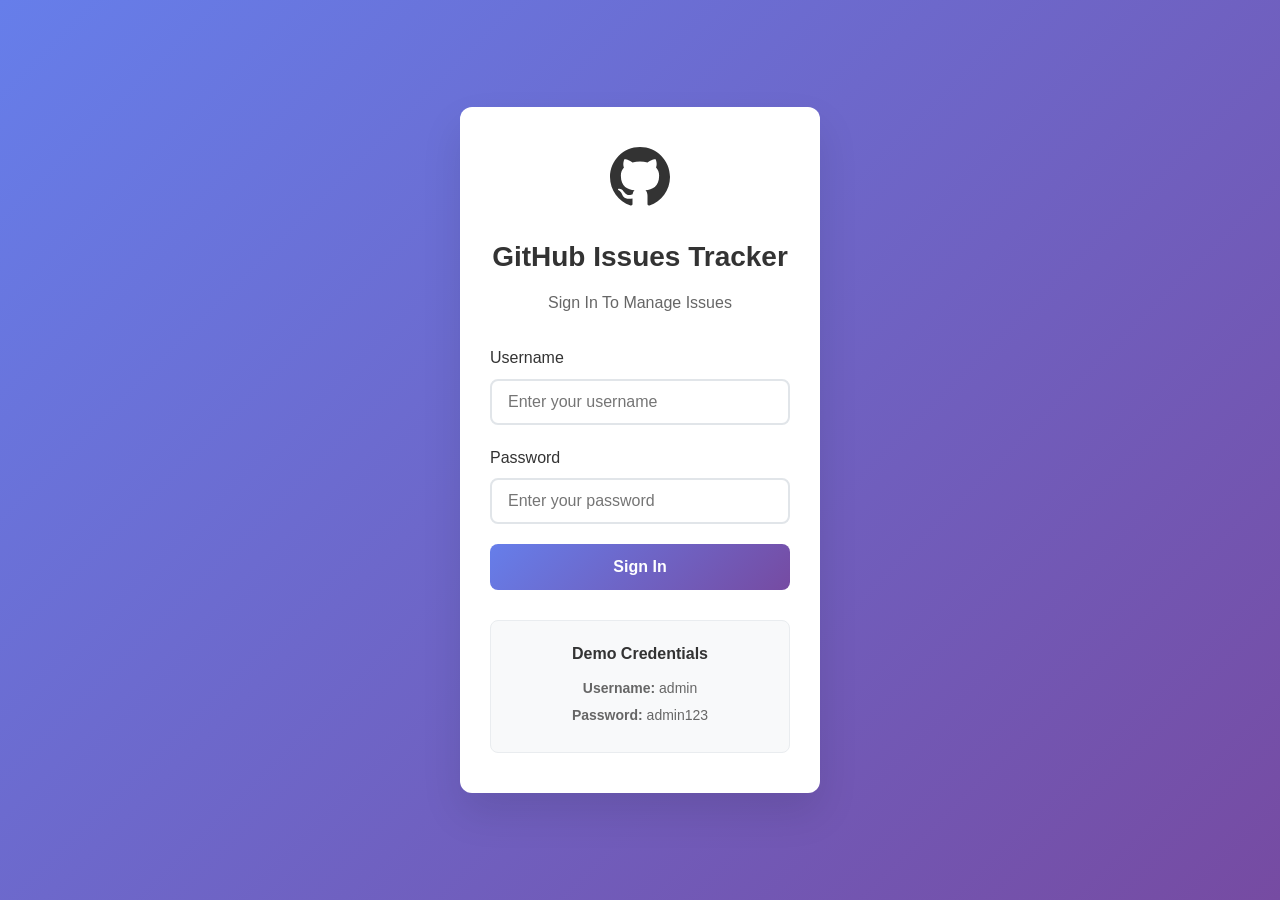
<file: index.html>
<!DOCTYPE html>
<html lang="en">
<head>
    <meta charset="UTF-8">
    <meta name="viewport" content="width=device-width, initial-scale=1.0">
    <title>GitHub Issues Tracker - Login</title>
    <link rel="stylesheet" href="style.css">
</head>
<body class="login-page">
    <div class="login-container">
        <div class="login-card">
            <div class="login-header">
                <div class="logo">
                    <svg width="60" height="60" viewBox="0 0 24 24" fill="currentColor">
                        <path d="M12 0c-6.626 0-12 5.373-12 12 0 5.302 3.438 9.8 8.207 11.387.599.111.793-.261.793-.577v-2.234c-3.338.726-4.033-1.416-4.033-1.416-.546-1.387-1.333-1.756-1.333-1.756-1.089-.745.083-.729.083-.729 1.205.084 1.839 1.237 1.839 1.237 1.07 1.834 2.807 1.304 3.492.997.107-.775.418-1.305.762-1.604-2.665-.305-5.467-1.334-5.467-5.931 0-1.311.469-2.381 1.236-3.221-.124-.303-.535-1.524.117-3.176 0 0 1.008-.322 3.301 1.23.957-.266 1.983-.399 3.003-.404 1.02.005 2.047.138 3.006.404 2.291-1.552 3.297-1.23 3.297-1.23.653 1.653.242 2.874.118 3.176.77.84 1.235 1.911 1.235 3.221 0 4.609-2.807 5.624-5.479 5.921.43.372.823 1.102.823 2.222v3.293c0 .319.192.694.801.576 4.765-1.589 8.199-6.086 8.199-11.386 0-6.627-5.373-12-12-12z"/>
                    </svg>
                </div>
                <h1>GitHub Issues Tracker</h1>
                <p class="subtitle">Sign In To Manage Issues</p>
            </div>
            
            <form id="loginForm" class="login-form">
                <div class="form-group">
                    <label for="username">Username</label>
                    <input type="text" id="username" name="username" required placeholder="Enter your username">
                </div>
                
                <div class="form-group">
                    <label for="password">Password</label>
                    <input type="password" id="password" name="password" required placeholder="Enter your password">
                </div>
                
                <button type="submit" class="login-btn">Sign In</button>
                
                <div id="errorMessage" class="error-message" style="display: none;">
                    Invalid credentials. Please try again.
                </div>
            </form>
            
            <div class="demo-credentials">
                <h3>Demo Credentials</h3>
                <p><strong>Username:</strong> admin</p>
                <p><strong>Password:</strong> admin123</p>
            </div>
        </div>
    </div>
    
    <script src="js/login.js"></script>
</body>
</html>
</file>
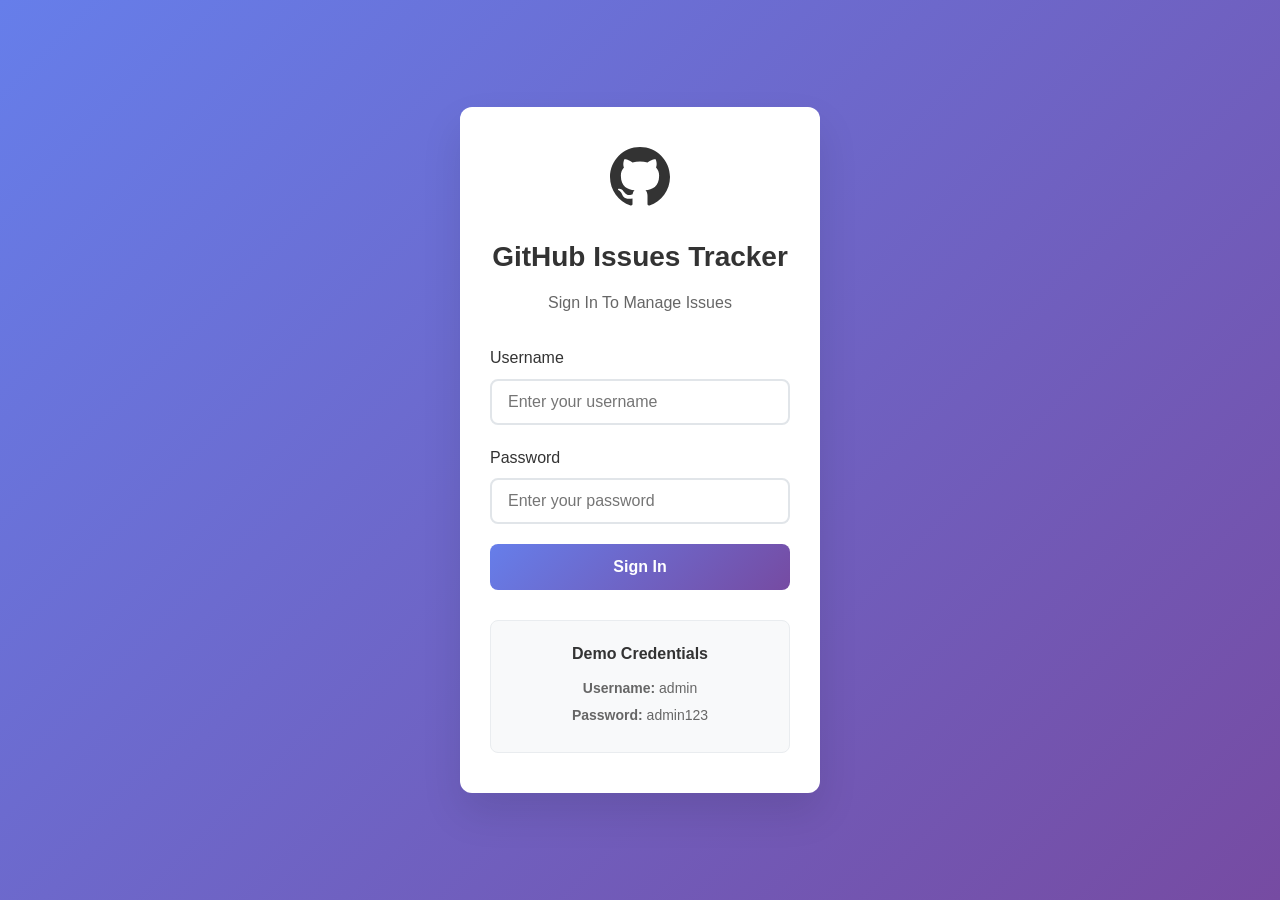
<file: dashboard.html>
<!DOCTYPE html>
<html lang="en">
<head>
    <meta charset="UTF-8">
    <meta name="viewport" content="width=device-width, initial-scale=1.0">
    <title>GitHub Issues Tracker - Dashboard</title>
    <link rel="stylesheet" href="style.css">
</head>
<body class="dashboard-page">
    
    <nav class="navbar">
        <div class="nav-container">
            <div class="nav-left">
                <div class="nav-logo">
                    <svg width="30" height="30" viewBox="0 0 24 24" fill="currentColor">
                        <path d="M12 0c-6.626 0-12 5.373-12 12 0 5.302 3.438 9.8 8.207 11.387.599.111.793-.261.793-.577v-2.234c-3.338.726-4.033-1.416-4.033-1.416-.546-1.387-1.333-1.756-1.333-1.756-1.089-.745.083-.729.083-.729 1.205.084 1.839 1.237 1.839 1.237 1.07 1.834 2.807 1.304 3.492.997.107-.775.418-1.305.762-1.604-2.665-.305-5.467-1.334-5.467-5.931 0-1.311.469-2.381 1.236-3.221-.124-.303-.535-1.524.117-3.176 0 0 1.008-.322 3.301 1.23.957-.266 1.983-.399 3.003-.404 1.02.005 2.047.138 3.006.404 2.291-1.552 3.297-1.23 3.297-1.23.653 1.653.242 2.874.118 3.176.77.84 1.235 1.911 1.235 3.221 0 4.609-2.807 5.624-5.479 5.921.43.372.823 1.102.823 2.222v3.293c0 .319.192.694.801.576 4.765-1.589 8.199-6.086 8.199-11.386 0-6.627-5.373-12-12-12z"/>
                    </svg>
                    <span>Issues Tracker</span>
                </div>
            </div>
            
            <div class="nav-right">
                <div class="search-container">
                    <input type="text" id="searchInput" placeholder="Search issues...">
                    <button id="searchBtn">Search</button>
                </div>
                <button id="logoutBtn" class="logout-btn">Logout</button>
            </div>
        </div>
    </nav>

    
    <main class="main-content">
        <div class="container">
           <div class="tabs-section">
                <div class="tabs">
                    <button class="tab-btn active" data-status="all">All</button>
                    <button class="tab-btn" data-status="open">Open</button>
                    <button class="tab-btn" data-status="closed">Closed</button>
                </div>
            </div>

           
            <div class="info-row">
                <div class="info-left">
                    <svg width="20" height="20" viewBox="0 0 24 24" fill="currentColor">
                        <path d="M12 2C6.48 2 2 6.48 2 12s4.48 10 10 10 10-4.48 10-10S17.52 2 12 2zm-2 15l-5-5 1.41-1.41L10 14.17l7.59-7.59L19 8l-9 9z"/>
                    </svg>
                    <span id="issueCount">0 issues</span>
                </div>
                <div class="info-right">
                    <div class="status-marker open-marker">
                        <span class="marker-dot"></span>
                        Open
                    </div>
                    <div class="status-marker closed-marker">
                        <span class="marker-dot"></span>
                        Closed
                    </div>
                </div>
            </div>

            
            <div id="loader" class="loader" style="display: none;">
                <div class="spinner"></div>
            </div>

        
            <div id="issuesContainer" class="issues-container">
               
            </div>

             
            <div id="noResults" class="no-results" style="display: none;">
                <p>No issues found</p>
            </div>
        </div>
    </main>

     
    <div id="issueModal" class="modal" style="display: none;">
        <div class="modal-content">
            <div class="modal-header">
                <h2 id="modalTitle">Issue Details</h2>
                <button class="modal-close">&times;</button>
            </div>
            <div class="modal-body">
                <div id="modalIssueDetails">
                    
                </div>
            </div>
        </div>
    </div>

    <script src="js/api.js"></script>
    <script src="js/dashboard.js"></script>
</body>
</html>
</file>
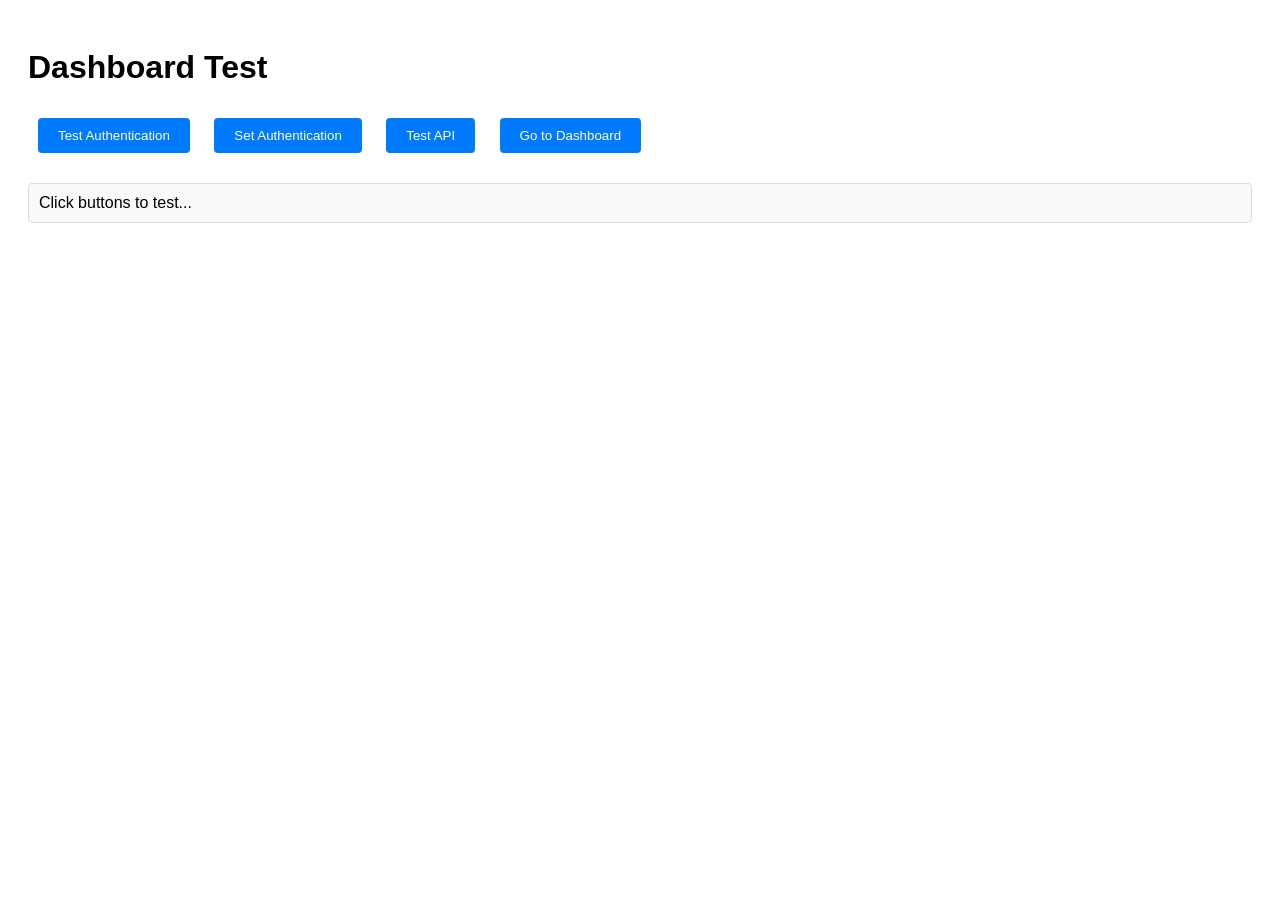
<file: debug.html>
<!DOCTYPE html>
<html lang="en">
<head>
    <meta charset="UTF-8">
    <meta name="viewport" content="width=device-width, initial-scale=1.0">
    <title>Dashboard Test</title>
    <style>
        body { font-family: Arial, sans-serif; padding: 20px; }
        .test-btn { padding: 10px 20px; margin: 10px; background: #007bff; color: white; border: none; cursor: pointer; border-radius: 4px; }
        .result { margin: 20px 0; padding: 10px; background: #f8f9fa; border: 1px solid #ddd; border-radius: 4px; }
    </style>
</head>
<body>
    <h1>Dashboard Test</h1>
    
    <button class="test-btn" onclick="testAuth()">Test Authentication</button>
    <button class="test-btn" onclick="setAuth()">Set Authentication</button>
    <button class="test-btn" onclick="testAPI()">Test API</button>
    <button class="test-btn" onclick="goToDashboard()">Go to Dashboard</button>
    
    <div id="result" class="result">Click buttons to test...</div>
    
    <script>
        function testAuth() {
            const isLoggedIn = localStorage.getItem('isLoggedIn') === 'true';
            document.getElementById('result').innerHTML = `Authentication status: ${isLoggedIn}`;
        }
        
        function setAuth() {
            localStorage.setItem('isLoggedIn', 'true');
            localStorage.setItem('username', 'admin');
            document.getElementById('result').innerHTML = 'Authentication set! You can now go to dashboard.';
        }
        
        async function testAPI() {
            const resultDiv = document.getElementById('result');
            resultDiv.innerHTML = 'Testing API...';
            
            try {
                const response = await fetch('https://phi-lab-server.vercel.app/api/v1/lab/issues');
                console.log('Response status:', response.status);
                const result = await response.json();
                console.log('Full response:', result);
                resultDiv.innerHTML = `
                    <h3>API Success!</h3>
                    <p>Status: ${response.status}</p>
                    <p>Issues count: ${result.data ? result.data.length : 0}</p>
                    <p>First issue: ${result.data && result.data[0] ? result.data[0].title : 'None'}</p>
                `;
            } catch (error) {
                console.error('Error:', error);
                resultDiv.innerHTML = `<p style="color: red;">Error: ${error.message}</p>`;
            }
        }
        
        function goToDashboard() {
            window.location.href = 'dashboard.html';
        }
    </script>
</body>
</html>
</file>
<file: style.css>
* {
    margin: 0;
    padding: 0;
    box-sizing: border-box;
}

body {
    font-family: -apple-system, BlinkMacSystemFont, 'Segoe UI', Roboto, Oxygen, Ubuntu, Cantarell, sans-serif;
    line-height: 1.6;
    color: #333;
    background-color: #f8f9fa;
}

 
.login-page {
    background: linear-gradient(135deg, #667eea 0%, #764ba2 100%);
    min-height: 100vh;
    display: flex;
    align-items: center;
    justify-content: center;
}

.login-container {
    width: 100%;
    max-width: 400px;
    padding: 20px;
}

.login-card {
    background: white;
    border-radius: 12px;
    padding: 40px 30px;
    box-shadow: 0 20px 40px rgba(0, 0, 0, 0.1);
    text-align: center;
}

.login-header .logo {
    color: #333;
    margin-bottom: 20px;
}

.login-header h1 {
    font-size: 28px;
    margin-bottom: 10px;
    color: #333;
}

.subtitle {
    color: #666;
    margin-bottom: 30px;
    font-size: 16px;
}

.login-form {
    text-align: left;
}

.form-group {
    margin-bottom: 20px;
}

.form-group label {
    display: block;
    margin-bottom: 8px;
    font-weight: 500;
    color: #333;
}

.form-group input {
    width: 100%;
    padding: 12px 16px;
    border: 2px solid #e1e5e9;
    border-radius: 8px;
    font-size: 16px;
    transition: border-color 0.3s ease;
}

.form-group input:focus {
    outline: none;
    border-color: #667eea;
}

.login-btn {
    width: 100%;
    padding: 14px;
    background: linear-gradient(135deg, #667eea 0%, #764ba2 100%);
    color: white;
    border: none;
    border-radius: 8px;
    font-size: 16px;
    font-weight: 600;
    cursor: pointer;
    transition: transform 0.2s ease;
}

.login-btn:hover {
    transform: translateY(-2px);
}

.error-message {
    background: #fee;
    color: #c33;
    padding: 12px;
    border-radius: 8px;
    margin-top: 20px;
    border: 1px solid #fcc;
}

.demo-credentials {
    margin-top: 30px;
    padding: 20px;
    background: #f8f9fa;
    border-radius: 8px;
    border: 1px solid #e9ecef;
}

.demo-credentials h3 {
    font-size: 16px;
    margin-bottom: 10px;
    color: #333;
}

.demo-credentials p {
    font-size: 14px;
    color: #666;
    margin: 5px 0;
}

 
.dashboard-page {
    background-color: #f8f9fa;
    min-height: 100vh;
}

 
.navbar {
    background: white;
    box-shadow: 0 2px 10px rgba(0, 0, 0, 0.1);
    position: sticky;
    top: 0;
    z-index: 100;
}

.nav-container {
    max-width: 1200px;
    margin: 0 auto;
    padding: 0 20px;
    display: flex;
    justify-content: space-between;
    align-items: center;
    height: 70px;
}

.nav-left {
    display: flex;
    align-items: center;
}

.nav-logo {
    display: flex;
    align-items: center;
    gap: 12px;
    font-size: 20px;
    font-weight: 600;
    color: #333;
}

.nav-logo svg {
    color: #333;
}

.nav-right {
    display: flex;
    align-items: center;
    gap: 20px;
}

.search-container {
    display: flex;
    gap: 10px;
}

.search-container input {
    padding: 10px 16px;
    border: 2px solid #e1e5e9;
    border-radius: 8px;
    font-size: 14px;
    width: 300px;
}

.search-container input:focus {
    outline: none;
    border-color: #667eea;
}

.search-container button {
    padding: 10px 20px;
    background: #667eea;
    color: white;
    border: none;
    border-radius: 8px;
    cursor: pointer;
    font-weight: 500;
    transition: background-color 0.3s ease;
}

.search-container button:hover {
    background: #5a67d8;
}

.logout-btn {
    padding: 10px 20px;
    background: #dc3545;
    color: white;
    border: none;
    border-radius: 8px;
    cursor: pointer;
    font-weight: 500;
    transition: background-color 0.3s ease;
}

.logout-btn:hover {
    background: #c82333;
}

 
.main-content {
    max-width: 1200px;
    margin: 0 auto;
    padding: 30px 20px;
}

 
.tabs-section {
    margin-bottom: 20px;
}

.tabs {
    display: flex;
    gap: 10px;
    border-bottom: 2px solid #e9ecef;
    padding-bottom: 0;
}

.tab-btn {
    padding: 12px 24px;
    background: none;
    border: none;
    border-bottom: 3px solid transparent;
    cursor: pointer;
    font-size: 16px;
    font-weight: 500;
    color: #666;
    transition: all 0.3s ease;
    margin-bottom: -2px;
}

.tab-btn:hover {
    color: #333;
}

.tab-btn.active {
    color: #667eea;
    border-bottom-color: #667eea;
}

 
.info-row {
    display: flex;
    justify-content: space-between;
    align-items: center;
    margin-bottom: 30px;
    padding: 16px 20px;
    background: white;
    border-radius: 8px;
    box-shadow: 0 2px 4px rgba(0, 0, 0, 0.05);
}

.info-left {
    display: flex;
    align-items: center;
    gap: 10px;
    font-weight: 500;
}

.info-right {
    display: flex;
    gap: 20px;
}

.status-marker {
    display: flex;
    align-items: center;
    gap: 8px;
    font-size: 14px;
}

.marker-dot {
    width: 12px;
    height: 12px;
    border-radius: 50%;
}

.open-marker .marker-dot {
    background-color: #28a745;
}

.closed-marker .marker-dot {
    background-color: #6f42c1;
}

 
.loader {
    display: flex;
    justify-content: center;
    align-items: center;
    min-height: 200px;
}

.spinner {
    width: 40px;
    height: 40px;
    border: 4px solid #f3f3f3;
    border-top: 4px solid #667eea;
    border-radius: 50%;
    animation: spin 1s linear infinite;
}

@keyframes spin {
    0% { transform: rotate(0deg); }
    100% { transform: rotate(360deg); }
}

 
.issues-container {
    display: grid;
    grid-template-columns: repeat(auto-fill, minmax(280px, 1fr));
    gap: 20px;
    margin-bottom: 40px;
}

 
.issue-card {
    background: white;
    border-radius: 12px;
    padding: 20px;
    box-shadow: 0 2px 8px rgba(0, 0, 0, 0.1);
    cursor: pointer;
    transition: all 0.3s ease;
    border-top: 4px solid transparent;
    position: relative;
}

.issue-card:hover {
    transform: translateY(-4px);
    box-shadow: 0 8px 25px rgba(0, 0, 0, 0.15);
}

.issue-card.open {
    border-top-color: #28a745; /* Green for open */
}

.issue-card.closed {
    border-top-color: #6f42c1; /* Purple for closed */
}

 
.priority-top-right {
    position: absolute;
    top: 15px;
    right: 15px;
}

.priority-badge {
    padding: 4px 8px;
    border-radius: 4px;
    font-size: 11px;
    font-weight: 500;
    color: white;
    text-transform: uppercase;
}

.issue-title {
    font-size: 18px;
    font-weight: 600;
    margin: 0 0 15px 0;
    color: #333;
    line-height: 1.4;
    padding-right: 80px; /* Space for priority badge */
}

.issue-description {
    color: #666;
    margin-bottom: 15px;
    font-size: 14px;
    line-height: 1.5;
    display: -webkit-box;
    -webkit-line-clamp: 3;
    -webkit-box-orient: vertical;
    overflow: hidden;
    display: -moz-box;
    -moz-line-clamp: 3;
    -moz-box-orient: vertical;
    overflow: hidden;
}

 
.issue-labels {
    display: flex;
    gap: 6px;
    flex-wrap: wrap;
    margin-bottom: 15px;
}

.issue-meta {
    display: flex;
    justify-content: space-between;
    align-items: center;
    margin-bottom: 12px;
}

.issue-status {
    padding: 4px 12px;
    border-radius: 20px;
    font-size: 12px;
    font-weight: 500;
    text-transform: uppercase;
}

.issue-card.open .issue-status {
    background: #d4edda;
    color: #155724;
}

.issue-card.closed .issue-status {
    background: #e2d9f3;
    color: #6f42c1;
}

.issue-author {
    font-size: 12px;
    color: #666;
}

.issue-details {
    display: flex;
    justify-content: space-between;
    align-items: center;
    margin-bottom: 12px;
}

.priority-badge {
    padding: 4px 8px;
    border-radius: 4px;
    font-size: 11px;
    font-weight: 500;
    color: white;
    text-transform: uppercase;
}

.issue-labels {
    display: flex;
    gap: 6px;
    flex-wrap: wrap;
}

.label {
    padding: 4px 8px;
    background: #e9ecef;
    border-radius: 12px;
    font-size: 11px;
    color: #495057;
}

 
.label-badge {
    padding: 4px 8px;
    background: linear-gradient(135deg, #667eea 0%, #764ba2 100%);
    color: white;
    border-radius: 12px;
    font-size: 11px;
    font-weight: 500;
    text-transform: lowercase;
    letter-spacing: 0.5px;
    box-shadow: 0 2px 4px rgba(102, 126, 234, 0.3);
    transition: transform 0.2s ease;
}

.label-badge:hover {
    transform: scale(1.05);
}

 
.label-badge:nth-child(1) { background: linear-gradient(135deg, #ff6b6b 0%, #ee5a24 100%); } /* bug */
.label-badge:nth-child(2) { background: linear-gradient(135deg, #51cf66 0%, #2c9e3b 100%); } /* enhancement */
.label-badge:nth-child(3) { background: linear-gradient(135deg, #339af0 0%, #1c7ed6 100%); } /* help wanted */
.label-badge:nth-child(4) { background: linear-gradient(135deg, #845ef7 0%, #5f3dc4 100%); } /* documentation */
.label-badge:nth-child(5) { background: linear-gradient(135deg, #ffd93d 0%, #f59e0b 100%); } /* good first issue */

.issue-date {
    font-size: 11px;
    color: #999;
    border-top: 1px solid #f1f3f4;
    padding-top: 10px;
}

 
.no-results {
    text-align: center;
    padding: 60px 20px;
    color: #666;
}

.no-results p {
    font-size: 18px;
    margin-bottom: 20px;
}

 
.error-message {
    text-align: center;
    padding: 40px 20px;
    color: #dc3545;
}

.error-message p {
    font-size: 16px;
    margin-bottom: 20px;
}

.retry-btn {
    padding: 10px 20px;
    background: #667eea;
    color: white;
    border: none;
    border-radius: 8px;
    cursor: pointer;
    font-weight: 500;
}

 
.modal {
    display: none;
    position: fixed;
    z-index: 1000;
    left: 0;
    top: 0;
    width: 100%;
    height: 100%;
    background-color: rgba(0, 0, 0, 0.5);
    animation: fadeIn 0.3s ease;
}

@keyframes fadeIn {
    from { opacity: 0; }
    to { opacity: 1; }
}

.modal-content {
    background-color: white;
    margin: 5% auto;
    padding: 0;
    border-radius: 12px;
    width: 90%;
    max-width: 600px;
    max-height: 80vh;
    overflow-y: auto;
    animation: slideIn 0.3s ease;
}

@keyframes slideIn {
    from { transform: translateY(-50px); opacity: 0; }
    to { transform: translateY(0); opacity: 1; }
}

.modal-header {
    display: flex;
    justify-content: space-between;
    align-items: center;
    padding: 20px 24px;
    border-bottom: 1px solid #e9ecef;
}

.modal-header h2 {
    margin: 0;
    color: #333;
}

.modal-close {
    font-size: 28px;
    font-weight: bold;
    color: #999;
    cursor: pointer;
    background: none;
    border: none;
    padding: 0;
    width: 30px;
    height: 30px;
    display: flex;
    align-items: center;
    justify-content: center;
}

.modal-close:hover {
    color: #333;
}

.modal-body {
    padding: 24px;
}

.issue-detail-item {
    margin-bottom: 16px;
    padding-bottom: 16px;
    border-bottom: 1px solid #f1f3f4;
}

.issue-detail-item:last-child {
    border-bottom: none;
    margin-bottom: 0;
    padding-bottom: 0;
}

.issue-detail-item strong {
    color: #333;
    display: block;
    margin-bottom: 4px;
}

/* Responsive Design */
@media (max-width: 768px) {
    .nav-container {
        flex-direction: column;
        height: auto;
        padding: 15px 20px;
        gap: 15px;
    }
    
    .nav-right {
        width: 100%;
        justify-content: space-between;
    }
    
    .search-container input {
        width: 200px;
    }
    
    .issues-container {
        grid-template-columns: repeat(auto-fill, minmax(250px, 1fr));
        gap: 15px;
    }
    
    .info-row {
        flex-direction: column;
        gap: 15px;
        text-align: center;
    }
    
    .tabs {
        overflow-x: auto;
        -webkit-overflow-scrolling: touch;
    }
    
    .modal-content {
        margin: 10% auto;
        width: 95%;
    }
}

@media (max-width: 480px) {
    .login-card {
        padding: 30px 20px;
        margin: 20px;
    }
    
    .nav-right {
        flex-direction: column;
        gap: 10px;
    }
    
    .search-container {
        width: 100%;
    }
    
    .search-container input {
        width: 100%;
    }
    
    .issues-container {
        grid-template-columns: 1fr;
        gap: 15px;
    }
    
    .main-content {
        padding: 20px 15px;
    }
    
    .issue-card {
        padding: 15px;
    }
    
    .modal-body {
        padding: 20px;
    }
}

 
@media (min-width: 481px) and (max-width: 768px) {
    .issues-container {
        grid-template-columns: repeat(2, 1fr);
    }
}

 
@media (min-width: 769px) {
    .issues-container {
        grid-template-columns: repeat(4, 1fr);
    }
}
</file>
